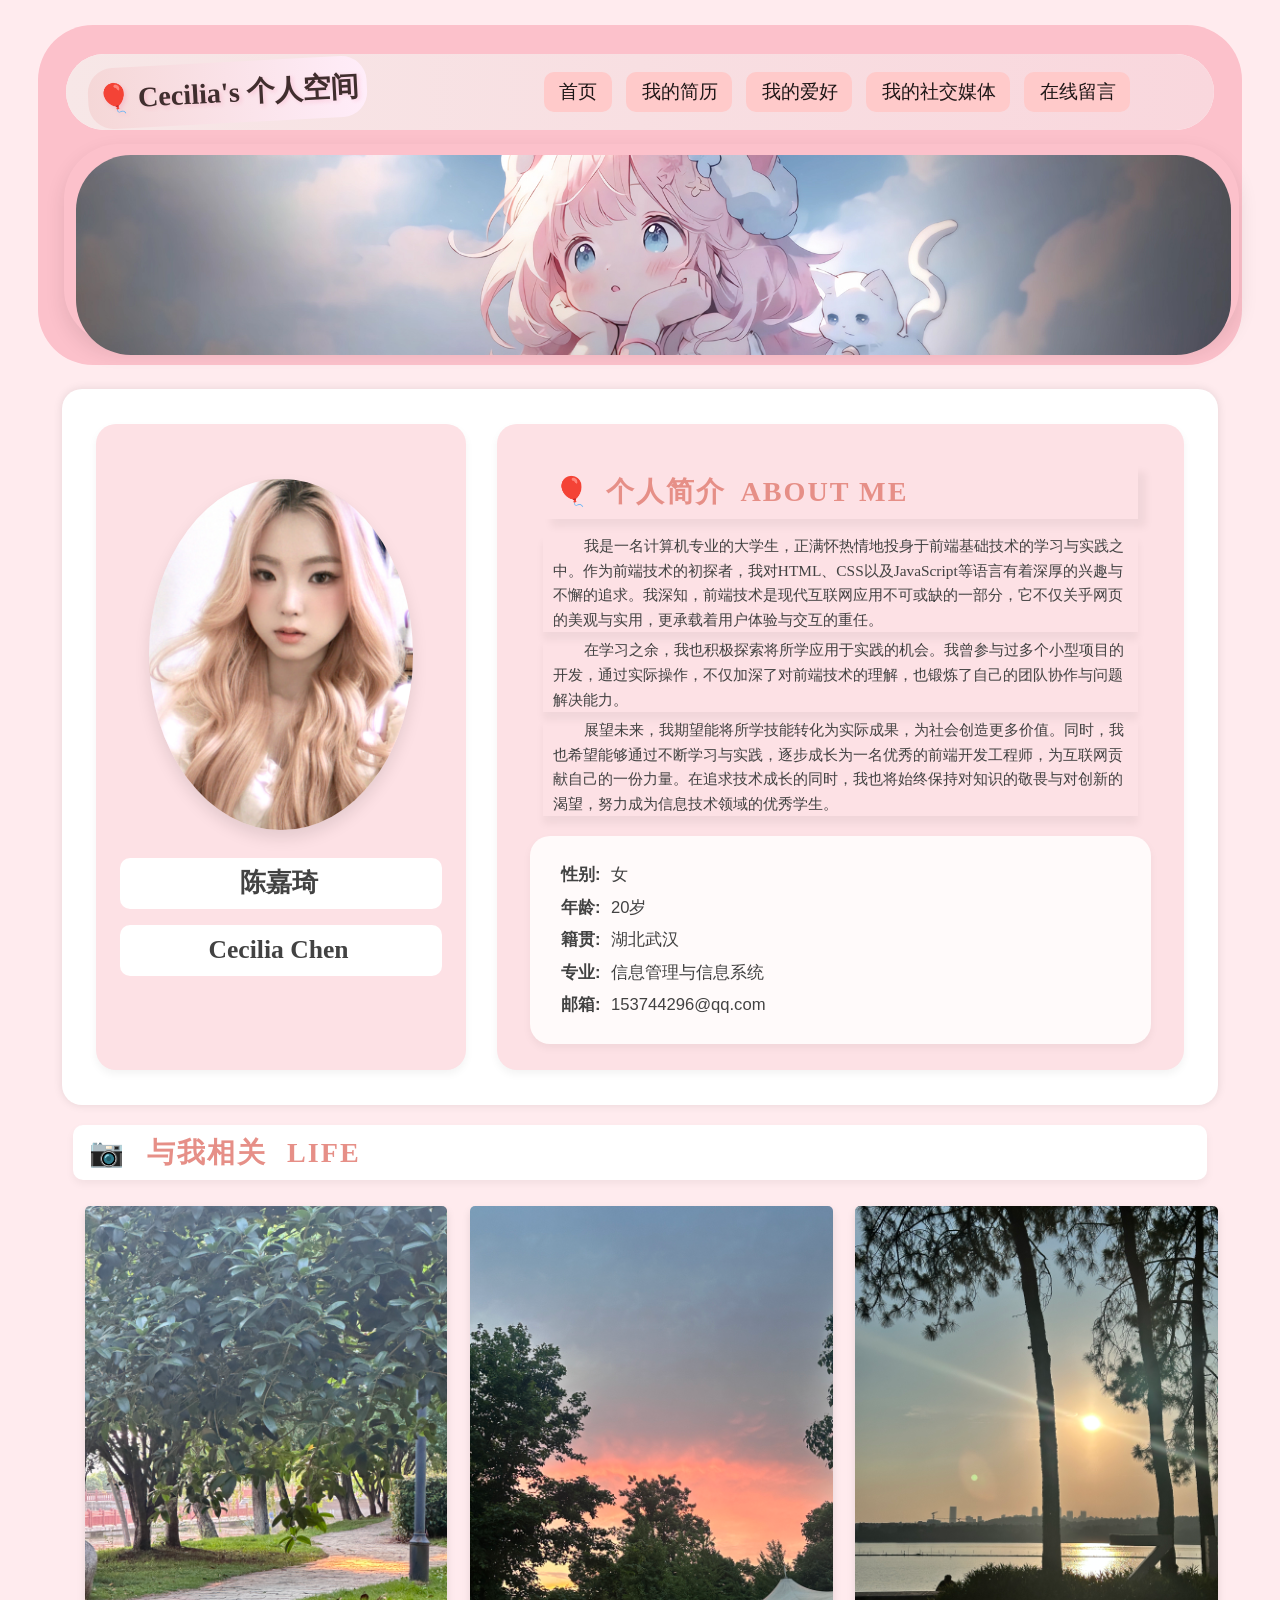
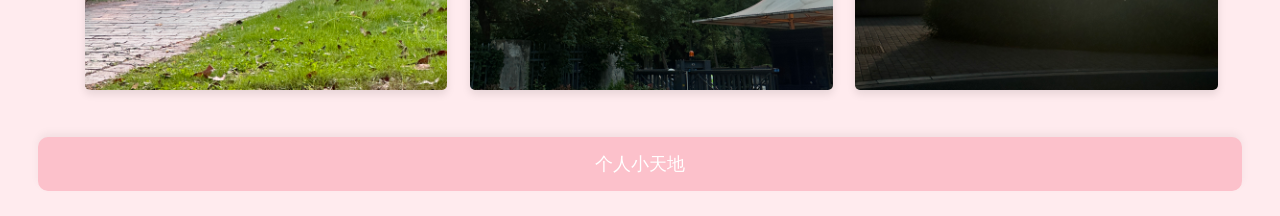
<file: index.html>
<!DOCTYPE html>
<html lang="en">
<head>
    <meta charset="UTF-8">
    <meta name="viewport" content="width=device-width, initial-scale=1.0">
    <link rel="stylesheet" href="./css/index.css">
    <title>陈嘉琦的个人主页</title>
</head>

<body>
  <header>
    <nav>
        <div class="logo">🎈 Cecilia's 个人空间</div>
      <ul>
        <li><a href="./index.html">首页</a></li>
        <li><a href="./副页/Resume page.html">我的简历</a></li>
        <li><a href="./副页/Interests Page.html">我的爱好</a></li>
        <li><a href="./副页/Social Media Page.html">我的社交媒体</a></li>
        <li><a href="./副页/Message page.html">在线留言</a></li>
      </ul>
    </nav>
    
    <div class="banner">
      <img src="./images/banner.jpg" alt="我是一个猫系女孩">

    </div>
  </header>

  <main>
    <section class="profile">
      <div class="avatar">
        <img src="./images/个人头像.jpg" alt="个人头像">
        <h3>陈嘉琦</h3>
        <h3>Cecilia Chen</h3>
      </div>
      <div class="information">
        <div class="about">
          <h2><span>🎈</span> 个人简介 <span>About Me</span></h2>
          <p>我是一名计算机专业的大学生，正满怀热情地投身于前端基础技术的学习与实践之中。作为前端技术的初探者，我对HTML、CSS以及JavaScript等语言有着深厚的兴趣与不懈的追求。我深知，前端技术是现代互联网应用不可或缺的一部分，它不仅关乎网页的美观与实用，更承载着用户体验与交互的重任。</p>
          <p>在学习之余，我也积极探索将所学应用于实践的机会。我曾参与过多个小型项目的开发，通过实际操作，不仅加深了对前端技术的理解，也锻炼了自己的团队协作与问题解决能力。</p>
          <p>展望未来，我期望能将所学技能转化为实际成果，为社会创造更多价值。同时，我也希望能够通过不断学习与实践，逐步成长为一名优秀的前端开发工程师，为互联网贡献自己的一份力量。在追求技术成长的同时，我也将始终保持对知识的敬畏与对创新的渴望，努力成为信息技术领域的优秀学生。</p>
        </div>
        <div class="details">
          <ul>
            <li><span>性别:</span> 女</li>
            <li><span>年龄:</span> 20岁</li>
            <li><span>籍贯:</span> 湖北武汉</li>
            <li><span>专业:</span> 信息管理与信息系统</li>
            <li><span>邮箱:</span> 153744296@qq.com</li>
          </ul>
        </div>
      </div>
    </section>

    <section class="life">
      <h2><span>📷</span> 与我相关 <span>Life</span></h2>
      <div class="life-pics">
        <img src="./images/看风景1.jpg" alt="生活照片1">
        <img src="./images/看风景2.jpg" alt="生活照片2">
        <img src="./images/看风景3.jpg" alt="生活照片3">

      </div>
    </section>

  </main>
  <footer>个人小天地</footer>
</body>

</html>
</file>
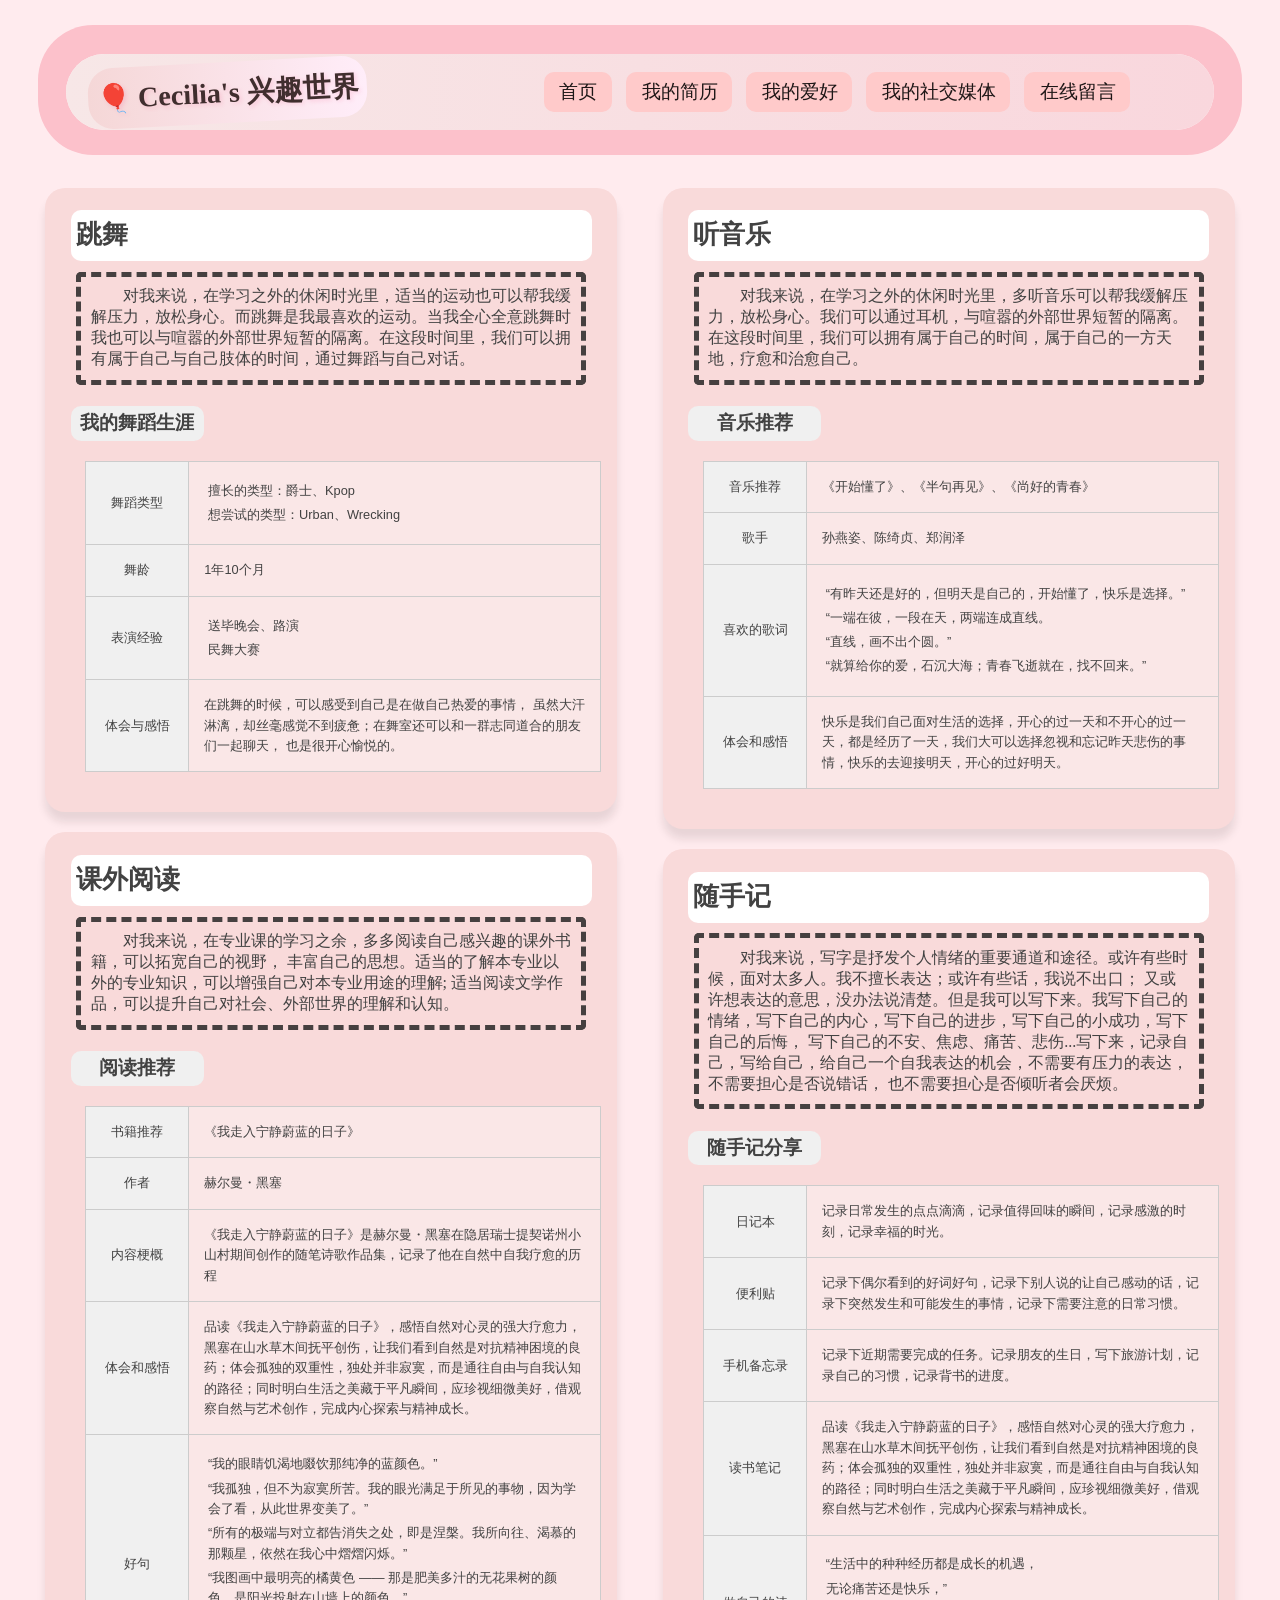
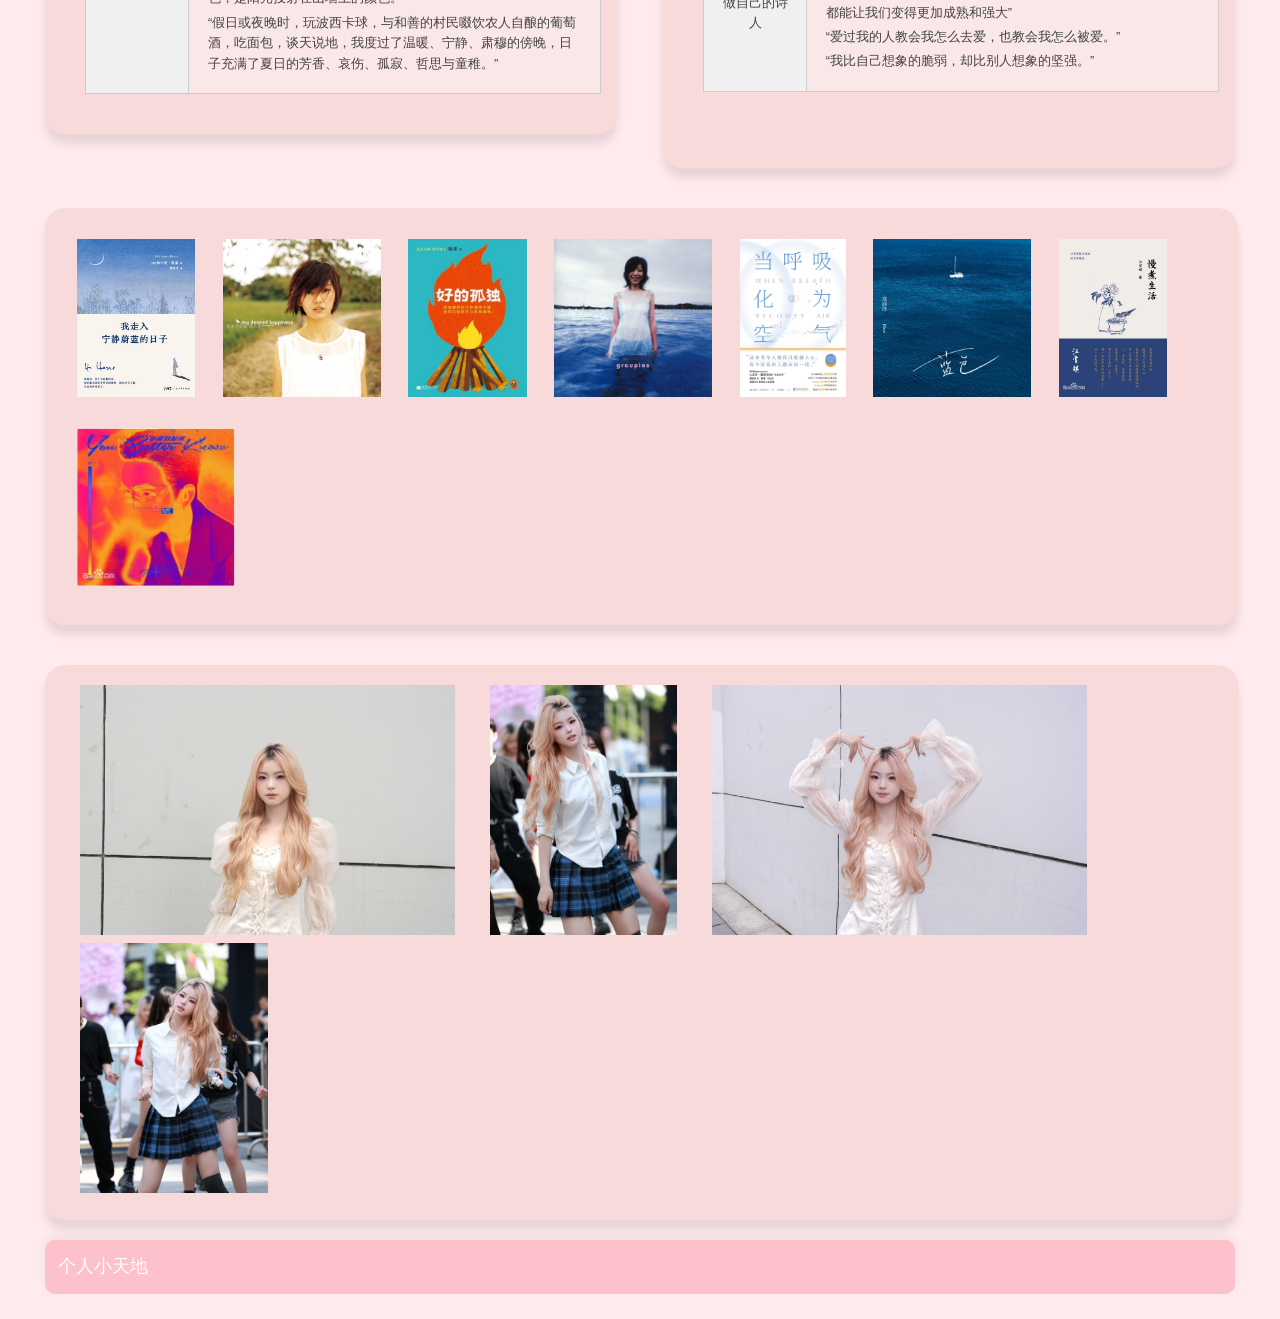
<file: html/Interests Page.html>
<!DOCTYPE html>
<html lang="en">
<head>
    <meta charset="UTF-8">
    <meta name="viewport" content="width=device-width, initial-scale=1.0">
    <link rel="stylesheet" href="../css/Interests Page.css">
    <title>琦 - 兴趣爱好</title>
</head>
<body>
    
     <header>
    <nav>
        <div class="logo">🎈 Cecilia's 兴趣世界</div>
      <ul>
        <li><a href="../index.html">首页</a></li>
        <li><a href="./Resume page.html">我的简历</a></li>
        <li><a href="./Interests Page.html">我的爱好</a></li>
        <li><a href="./Social Media Page.html">我的社交媒体</a></li>
        <li><a href="./Message page.html">在线留言</a></li>
      </ul>
    </nav>
  </header>


    <section id="Dance">
    <h2 class="section-title">跳舞</h2>
      <p id="r">对我来说，在学习之外的休闲时光里，适当的运动也可以帮我缓解压力，放松身心。而跳舞是我最喜欢的运动。当我全心全意跳舞时我也可以与喧嚣的外部世界短暂的隔离。在这段时间里，我们可以拥有属于自己与自己肢体的时间，通过舞蹈与自己对话。</p>
      <h2 class="section-title1">我的舞蹈生涯</h2>
      <table class="interest-table">
        <tr>
          <th>舞蹈类型</th>
          <td>
            <p>擅长的类型：爵士、Kpop</p>
            <p>想尝试的类型：Urban、Wrecking</p>
          </td>
        </tr>
        <tr>
          <th>舞龄</th>
          <td>1年10个月</td>
        </tr>
        <tr>
          <th>表演经验</th>
          <td>
            <p>送毕晚会、路演</p>
            <p>民舞大赛</p>
          </td>
        </tr>
        <tr>
          <th>体会与感悟</th>
          <td>在跳舞的时候，可以感受到自己是在做自己热爱的事情，
            虽然大汗淋漓，却丝毫感觉不到疲惫；在舞室还可以和一群志同道合的朋友们一起聊天，
            也是很开心愉悦的。
          </td> 
        </tr>
        
      </table>
    </section>

    <section id="Listening">
    <h2 class="section-title">听音乐</h2>
      <p id="r">对我来说，在学习之外的休闲时光里，多听音乐可以帮我缓解压力，放松身心。我们可以通过耳机，与喧嚣的外部世界短暂的隔离。在这段时间里，我们可以拥有属于自己的时间，属于自己的一方天地，疗愈和治愈自己。</p>
      <h2 class="section-title1">音乐推荐</h2>
      <table class="interest-table">
        <tr>
          <th>音乐推荐</th>
          <td>《开始懂了》、《半句再见》、《尚好的青春》</td>

        </tr>
        <tr>
          <th>歌手</th>
          <td>孙燕姿、陈绮贞、郑润泽</td>
        </tr>
        <tr>
          <th>喜欢的歌词</th>
          <td>
            <p>“有昨天还是好的，但明天是自己的，开始懂了，快乐是选择。”</p>
            <p>“一端在彼，一段在天，两端连成直线。</p>
            <p>“直线，画不出个圆。”</p>
            <p>“就算给你的爱，石沉大海；青春飞逝就在，找不回来。”</p>
          </td>
        </tr>
        <tr>
          <th>体会和感悟</th>
          <td>快乐是我们自己面对生活的选择，开心的过一天和不开心的过一天，都是经历了一天，我们大可以选择忽视和忘记昨天悲伤的事情，快乐的去迎接明天，开心的过好明天。 </td>
        </tr>
        
      </table>
    </section>

    <section id="Reading">
    <h2 class="section-title">课外阅读</h2>
      <p id="r">对我来说，在专业课的学习之余，多多阅读自己感兴趣的课外书籍，可以拓宽自己的视野，
         丰富自己的思想。适当的了解本专业以外的专业知识，可以增强自己对本专业用途的理解;
         适当阅读文学作品，可以提升自己对社会、外部世界的理解和认知。</p>
      <h2 class="section-title1">阅读推荐</h2>
      <table class="interest-table">
        <tr>
          <th>书籍推荐</th>
          <td>《我走入宁静蔚蓝的日子》</td>

        </tr>
        <tr>
          <th>作者</th>
          <td>赫尔曼・黑塞</td>
        </tr>
        <tr>
          <th>内容梗概</th>
          <td>《我走入宁静蔚蓝的日子》是赫尔曼・黑塞在隐居瑞士提契诺州小山村期间创作的随笔诗歌作品集，记录了他在自然中自我疗愈的历程</td>
        </tr>
        <tr>
          <th>体会和感悟</th>
          <td>品读《我走入宁静蔚蓝的日子》，感悟自然对心灵的强大疗愈力，黑塞在山水草木间抚平创伤，让我们看到自然是对抗精神困境的良药；体会孤独的双重性，独处并非寂寞，而是通往自由与自我认知的路径；同时明白生活之美藏于平凡瞬间，应珍视细微美好，借观察自然与艺术创作，完成内心探索与精神成长。 </td>
        </tr>
        <tr>
          <th>好句</th>
          <td>
            <p>“我的眼睛饥渴地啜饮那纯净的蓝颜色。”</p>
            <p>“我孤独，但不为寂寞所苦。我的眼光满足于所见的事物，因为学会了看，从此世界变美了。”</p>
            <p>“所有的极端与对立都告消失之处，即是涅槃。我所向往、渴慕的那颗星，依然在我心中熠熠闪烁。”</p>
            <p>“我图画中最明亮的橘黄色 —— 那是肥美多汁的无花果树的颜色，是阳光投射在山墙上的颜色。”</p>
            <p>“假日或夜晚时，玩波西卡球，与和善的村民啜饮农人自酿的葡萄酒，吃面包，谈天说地，我度过了温暖、宁静、肃穆的傍晚，日子充满了夏日的芳香、哀伤、孤寂、哲思与童稚。”</p>
          </td>
        </tr>
      </table>
    </section>
    
    <section id="Writing">
    <h2 class="section-title">随手记</h2>
      <p id="r">对我来说，写字是抒发个人情绪的重要通道和途径。或许有些时候，面对太多人。我不擅长表达；或许有些话，我说不出口；
        又或许想表达的意思，没办法说清楚。但是我可以写下来。我写下自己的情绪，写下自己的内心，写下自己的进步，写下自己的小成功，写下自己的后悔，
        写下自己的不安、焦虑、痛苦、悲伤...写下来，记录自己，写给自己，给自己一个自我表达的机会，不需要有压力的表达，不需要担心是否说错话，
        也不需要担心是否倾听者会厌烦。
      </p>
      <h2 class="section-title1">随手记分享</h2>
      <table class="interest-table">
        <tr>
          <th>日记本</th>
          <td>记录日常发生的点点滴滴，记录值得回味的瞬间，记录感激的时刻，记录幸福的时光。</td>

        </tr>
        <tr>
          <th>便利贴</th>
          <td>记录下偶尔看到的好词好句，记录下别人说的让自己感动的话，记录下突然发生和可能发生的事情，记录下需要注意的日常习惯。</td>
        </tr>
        <tr>
          <th>手机备忘录</th>
          <td>记录下近期需要完成的任务。记录朋友的生日，写下旅游计划，记录自己的习惯，记录背书的进度。</td>
        </tr>
        <tr>
          <th>读书笔记</th>
          <td>品读《我走入宁静蔚蓝的日子》，感悟自然对心灵的强大疗愈力，黑塞在山水草木间抚平创伤，让我们看到自然是对抗精神困境的良药；体会孤独的双重性，独处并非寂寞，而是通往自由与自我认知的路径；同时明白生活之美藏于平凡瞬间，应珍视细微美好，借观察自然与艺术创作，完成内心探索与精神成长。 </td>
        </tr>
        <tr>
          <th>做自己的诗人</th>
          <td>
            <p>“生活中的种种经历都是成长的机遇，</p>
            <p>无论痛苦还是快乐，”</p>
            <p>都能让我们变得更加成熟和强大”</p>
            <p>“爱过我的人教会我怎么去爱，也教会我怎么被爱。”</p>
            <p>“我比自己想象的脆弱，却比别人想象的坚强。”</p>
          </td>
        </tr>
      </table>
    </section>

   <section class="Moments">
      <img class="c1" src="../images/《我走入宁静蔚蓝的日子》.jpg" alt="《我走入宁静蔚蓝的日子》">
      <img class="c2" src="../images/孙燕姿.png" alt="《开始懂了》">
      <img class="c1" src="../images/《好的孤独》.jpg" alt="《好的孤独》">
      <img class="c2" src="../images/《太聪明》.jpg" alt="《太聪明》">
      <img class="c1" src="../images/《当呼吸化为空气》.jpg" alt="《当呼吸化为空气》">
      <img class="c2" src="../images/《蓝色》.jpg" alt="《蓝色》">
       <img class="c1" src="../images/《慢煮生活》.jpg" alt="《慢煮生活》">
      <img class="c2" src="../images/《You Better Know》.jpg" alt="《你最好知道》">
    </section>
     <section class="Moments" id="self">
      <img class="c3" src="../images/舞台1.jpg" alt="舞台照片">
      <img class="c3" src="../images/舞台2.jpg" alt="舞台照片2">
      <img class="c3" src="../images/舞台3.jpg" alt="《好的孤独》">
      <img class="c3" src="../images/舞台4.jpg" alt="《太聪明》">
    </section>

    <footer>个人小天地</footer>
</body>
</html>
</file>
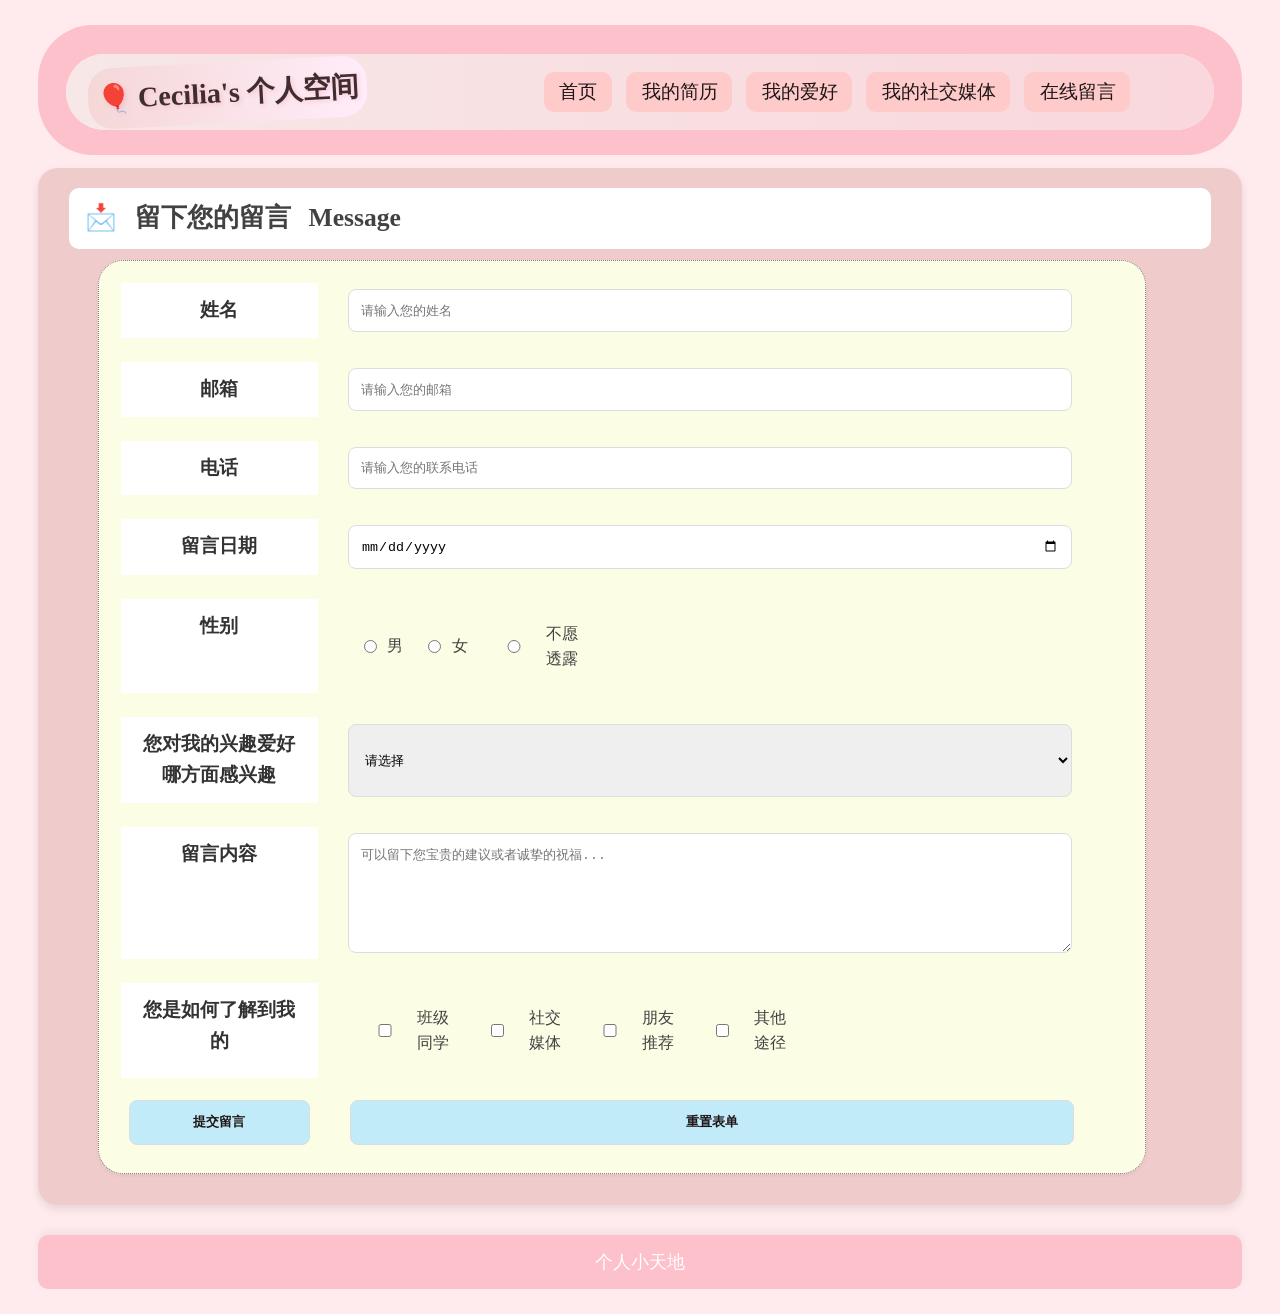
<file: html/Message page.html>
<!DOCTYPE html>
<html lang="en">
<head>
    <meta charset="UTF-8">
    <meta name="viewport" content="width=device-width, initial-scale=1.0">
    <link rel="stylesheet" href="../css/Message Page.css">
    <title>琦 - 在线留言</title>
</head>

<body>
  <header>
    <nav>
        <div class="logo">🎈 Cecilia's 个人空间</div>
      <ul>
        <li><a href="../index.html">首页</a></li>
        <li><a href="../副页/Resume page.html">我的简历</a></li>
        <li><a href="../副页/Interests Page.html">我的爱好</a></li>
        <li><a href="../副页/Social Media Page.html">我的社交媒体</a></li>
        <li><a href="#" class="active">在线留言</a></li>
      </ul>
    </nav>
  </header>
  <main>
     <section class="message-section">
      <h2><span>📩</span> 留下您的留言 <span>Message</span></h2>
      
      <form action="#" method="post" class="message-form">

        <div class="form-row">
          <label for="name" class="form-label">姓名</label>
          <input type="text" id="name" name="user_name" placeholder="请输入您的姓名" required>
        </div>
        
        <div class="form-row">
          <label for="email" class="form-label">邮箱</label>
          <input type="email" id="email" name="user_email" placeholder="请输入您的邮箱" required>
        </div>
        
        <div class="form-row">
          <label for="tel" class="form-label">电话</label>
          <input type="tel" id="tel" name="user_tel" placeholder="请输入您的联系电话">
        </div>
        
        <div class="form-row">
          <label for="visit-date" class="form-label">留言日期</label>
          <input type="date" id="visit-date" name="visit_date">
        </div>
        
        <div class="form-row">
          <label class="form-label">性别</label>
          <div class="form-radio-group">
            <label for="male" class="form-radio-label">
              <input type="radio" id="male" name="gender" value="male"> 男
            </label>
            <label for="female" class="form-radio-label">
              <input type="radio" id="female" name="gender" value="female"> 女
            </label>
            <label for="other" class="form-radio-label">
              <input type="radio" id="other" name="gender" value="other"> 不愿透露
            </label>
          </div>
        
        
        <div class="form-row">
          <label for="interest" class="form-label">您对我的兴趣爱好哪方面感兴趣</label>
          <select id="interest" name="interest">
            <option value="">请选择</option>
            <option value="dance">跳舞</option>
            <option value="reading">阅读</option>
            <option value="listening">听音乐</option>
            <option value="writing">随手记</option>
            <option value="other">其他</option>
          </select>
        </div>
        
        <div class="form-row">
          <label for="message" class="form-label">留言内容</label>
          <textarea id="message" name="user_message" rows="5" cols="40" placeholder="可以留下您宝贵的建议或者诚挚的祝福..."></textarea>
        </div>
        
        <div class="form-row">
          <label class="form-label">您是如何了解到我的</label>
          <div class="form-checkbox-group">
            <label for="channel1" class="form-checkbox-label">
              <input type="checkbox" id="channel1" name="channels" value="search"> 班级同学
            </label>
            <label for="channel2" class="form-checkbox-label">
              <input type="checkbox" id="channel2" name="channels" value="social"> 社交媒体
            </label>
            <label for="channel3" class="form-checkbox-label">
              <input type="checkbox" id="channel3" name="channels" value="friend"> 朋友推荐
            </label>
            <label for="channel4" class="form-checkbox-label">
              <input type="checkbox" id="channel4" name="channels" value="other"> 其他途径
            </label>
          </div>
        </div>
        
        <div class="form-row submit-row">
          <input type="submit" value="提交留言" class="submit-button">
          <input type="reset" value="重置表单" class="reset-button">
        </div>
      </form>
    </section>
  </main>
  <footer>个人小天地</footer>
</body>
</html>
</file>
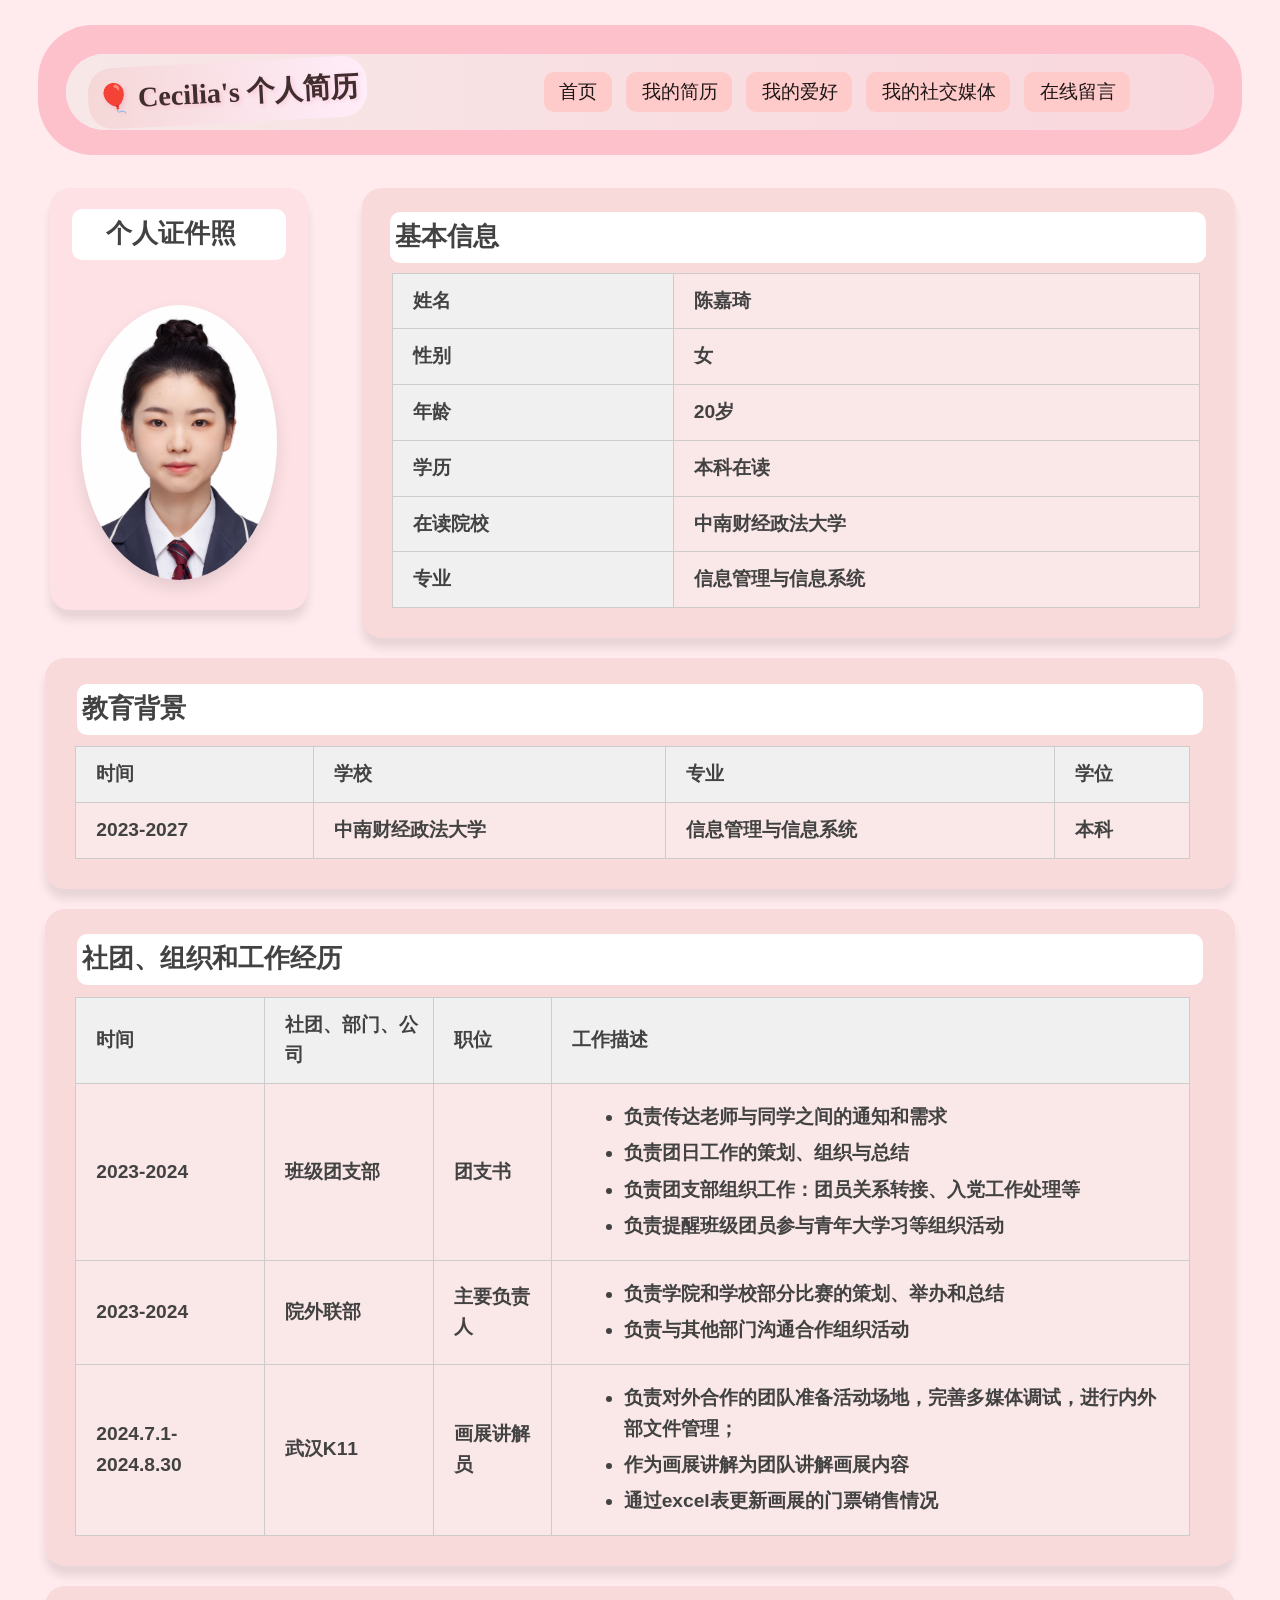
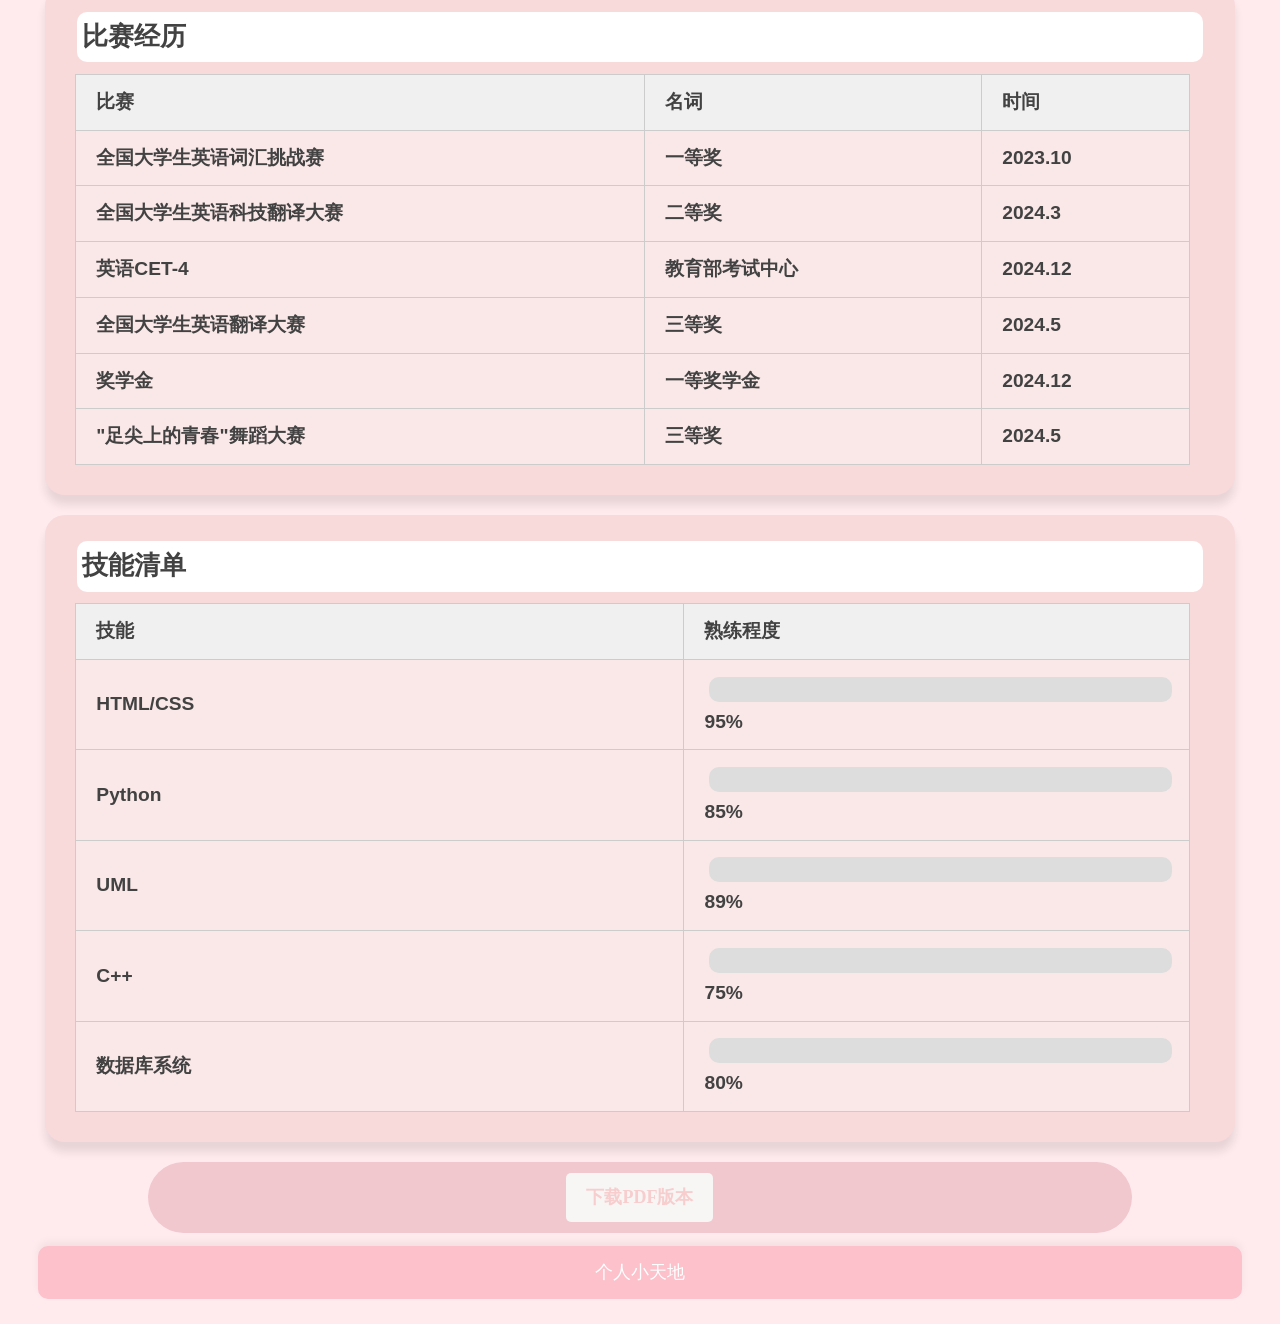
<file: html/Resume page.html>
<!DOCTYPE html>
<html lang="en">
<head>
    <meta charset="UTF-8">
    <meta name="viewport" content="width=device-width, initial-scale=1.0">
    <link rel="stylesheet" href="../css/Resume Page.css">
    <title>琦 - 网页简历</title>
</head>
<body>
    
    <header>
        <nav>
          <div class="logo">🎈 Cecilia's 个人简历</div>
      <ul>
        <li><a href="../index.html">首页</a></li>
        <li><a href="./Resume page.html">我的简历</a></li>
        <li><a href="./Interests Page.html">我的爱好</a></li>
        <li><a href="./Social Media Page.html">我的社交媒体</a></li>
        <li><a href="./Message page.html">在线留言</a></li>
      </ul>
      </nav>
    </header>


 <section id="avatar1">
    <h2 class="section-title">个人证件照</h2>
        <img src="../images/证件照.jpg" alt="证件照">
  </section>


  <section id="basic-info" class="section">
      <h2 class="section-title">基本信息</h2>
      <table class="resume-table">
        <tr>
          <th>姓名</th>
          <td>陈嘉琦</td>
        </tr>
        <tr>
          <th>性别</th>
          <td>女</td>
        </tr>
        <tr>
          <th>年龄</th>
          <td>20岁</td>
        </tr>
        <tr>
          <th>学历</th>
          <td>本科在读</td>
        </tr>
        <tr>
          <th>在读院校</th>
          <td>中南财经政法大学</td>
        </tr>
        <tr>
          <th>专业</th>
          <td>信息管理与信息系统</td>
        </tr>
      </table>
    </section>
    
    <section class="section">
      <h2 class="section-title">教育背景</h2>
      <table class="resume-table">
        <tr>
          <th>时间</th>
          <th>学校</th>
          <th>专业</th>
          <th>学位</th>
        </tr>
        <tr>
          <td>2023-2027</td>
          <td>中南财经政法大学</td>
          <td>信息管理与信息系统</td>
          <td>本科</td>
        </tr>
      </table>
    </section>
    
   
    <section class="section">
      <h2 class="section-title">社团、组织和工作经历</h2>
      <table class="resume-table">
        <tr>
          <th>时间</th>
          <th>社团、部门、公司</th>
          <th>职位</th>
          <th>工作描述</th>
        </tr>
        <tr>
          <td>2023-2024</td>
          <td>班级团支部</td>
          <td>团支书</td>
          <td>
            <ul>
              <li>负责传达老师与同学之间的通知和需求</li>
              <li>负责团日工作的策划、组织与总结</li>
              <li>负责团支部组织工作：团员关系转接、入党工作处理等</li>
              <li>负责提醒班级团员参与青年大学习等组织活动</li>
            </ul>
          </td>
        </tr>
        <tr>
          <td>2023-2024</td>
          <td>院外联部</td>
          <td>主要负责人</td>
          <td>
            <ul>
              <li>负责学院和学校部分比赛的策划、举办和总结</li>
              <li>负责与其他部门沟通合作组织活动</li>
            </ul>
          </td>
        </tr>
        <tr>
          <td>2024.7.1-2024.8.30</td>
          <td>武汉K11</td>
          <td>画展讲解员</td>
          <td>
            <ul>
              <li>负责对外合作的团队准备活动场地，完善多媒体调试，进行内外部文件管理；</li>
              <li>作为画展讲解为团队讲解画展内容</li>
              <li>通过excel表更新画展的门票销售情况</li>
            </ul>
          </td>
        </tr>
      </table>
    </section>
    
    <section class="section">
      <h2 class="section-title">比赛经历</h2>
      <table class="resume-table">
        <tr>
          <th>比赛</th>
          <th>名词</th>
          <th>时间</th>
        </tr>
        <tr>
          <td>全国大学生英语词汇挑战赛</td>
          <td>一等奖</td>
          <td>2023.10</td>
        </tr>
        <tr>
          <td>全国大学生英语科技翻译大赛</td>
          <td>二等奖</td>
          <td>2024.3</td>
        </tr>
        <tr>
          <td>英语CET-4</td>
          <td>教育部考试中心</td>
          <td>2024.12</td>
        </tr>
        <tr>
          <td>全国大学生英语翻译大赛</td>
          <td>三等奖</td>
          <td>2024.5</td>
        </tr>
        <tr>
          <td>奖学金</td>
          <td>一等奖学金</td>
          <td>2024.12</td>
        </tr>
        <tr>
          <td>"足尖上的青春"舞蹈大赛</td>
          <td>三等奖</td>
          <td>2024.5</td>
        </tr>
      </table>
    </section>
    
    <section class="section">
      <h2 class="section-title">技能清单</h2>
      <table class="resume-table">
        <tr>
          <th>技能</th>
          <th>熟练程度</th>
        </tr>
        <tr>
          <td>HTML/CSS</td>
          <td>
            <div class="skill-bar">
              <div id="level1" class="skill-level" data-width="95%"></div>
            </div>
            95%
          </td>
        </tr>
        <tr>
          <td>Python</td>
          <td>
            <div class="skill-bar">
              <div id="level2" class="skill-level" data-width="85%"></div>
            </div>
            85%
          </td>
        </tr>
        <tr>
          <td>UML</td>
          <td>
            <div class="skill-bar">
              <div id="level3" class="skill-level" data-width="89%"></div>
            </div>
            89%
          </td>
        </tr>
        <tr>
          <td>C++</td>
          <td>
            <div class="skill-bar">
              <div id="level4" class="skill-level" data-width="75%"></div>
            </div>
            75%
          </td>
        </tr>
        <tr>
          <td>数据库系统</td>
          <td>
            <div class="skill-bar">
              <div id="level5" class="skill-level" data-width="80%"></div>
            </div>
            80%
          </td>
        </tr>
      </table>
    </section>
    

    <div class="text-center">
      <a href="Resume page.html" class="btn-download">下载PDF版本</a>
    </div>
    <script src="../Js/levelbar.js"></script>
        <footer>个人小天地</footer>
</body>
</html>
</file>
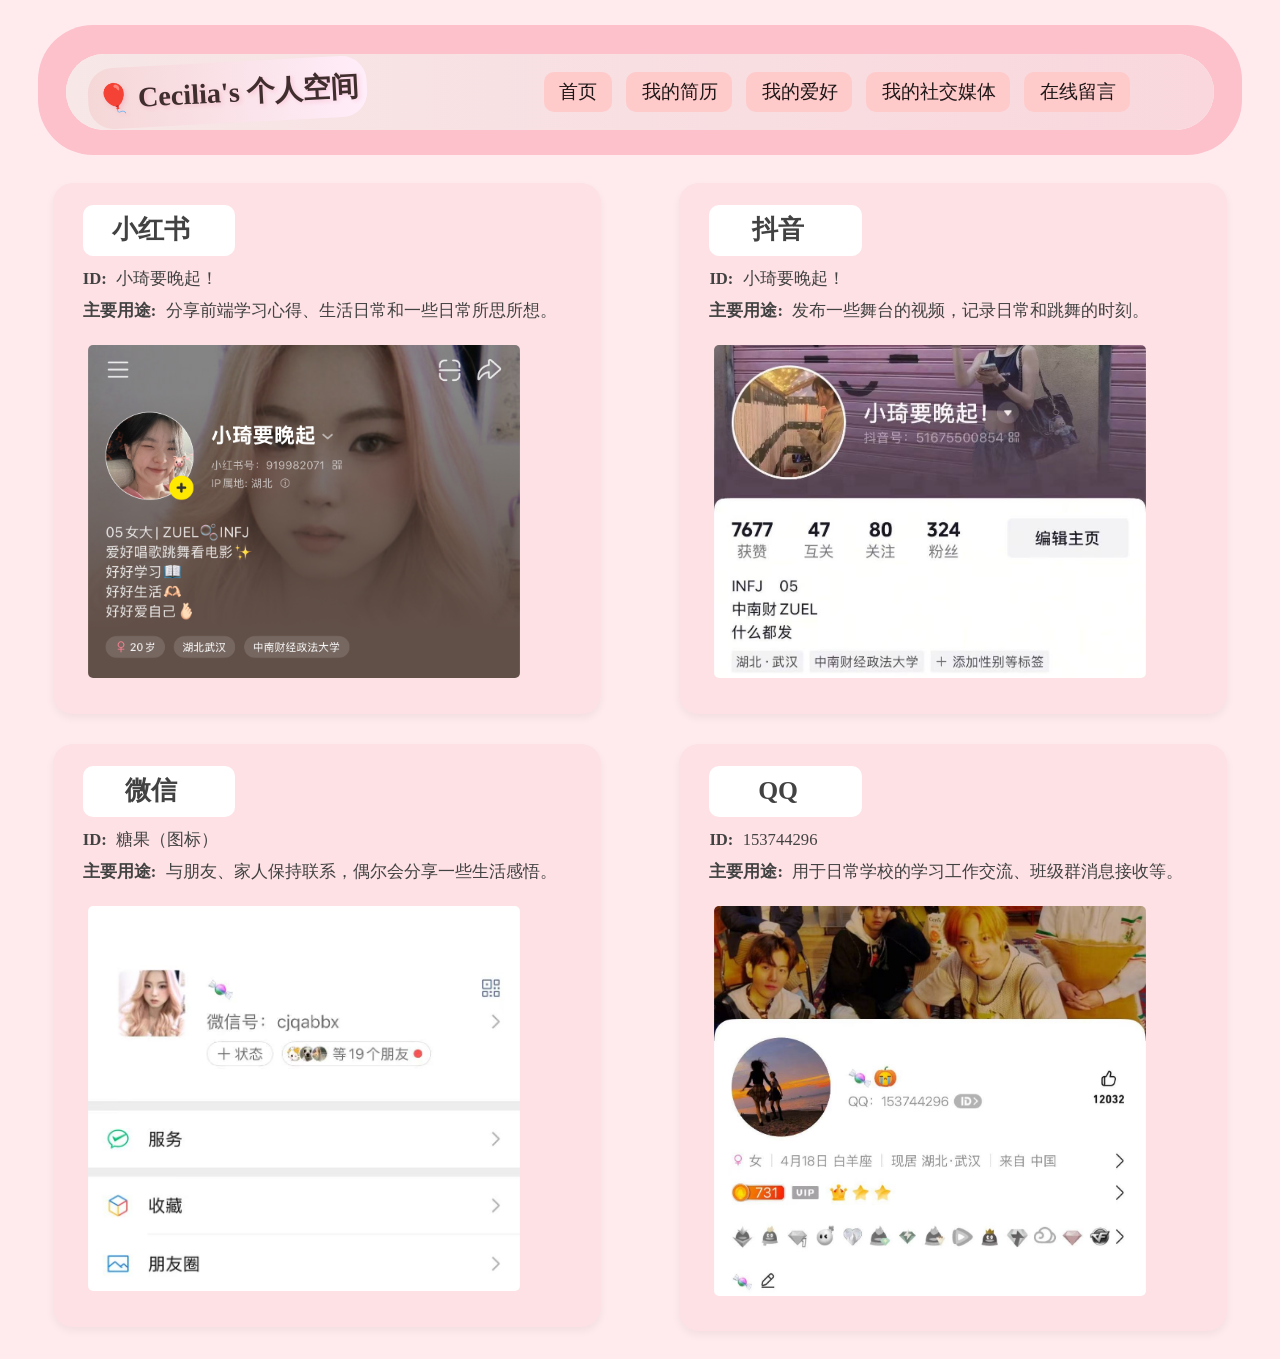
<file: html/Social Media Page.html>
<!DOCTYPE html>
<html lang="en">
<head>
    <meta charset="UTF-8">
    <meta name="viewport" content="width=device-width, initial-scale=1.0">
    <link rel="stylesheet" href="../css/Social Media Page.css">
    <title>琦 - 社交媒体</title>
</head>
<body>
    
     <header>
    <nav>
        <div class="logo">🎈 Cecilia's 个人空间</div>
      <ul>
        <li><a href="../index.html">首页</a></li>
        <li><a href="./Resume page.html">我的简历</a></li>
        <li><a href="./Interests Page.html">我的爱好</a></li>
        <li><a href="./Social Media Page.html">我的社交媒体</a></li>
        <li><a href="./Message page.html">在线留言</a></li>
      </ul>
    </nav>
  </header>
    <main>
        <section class="social-media1">
            <h2>小红书</h2>
            <p><strong>ID:</strong> 小琦要晚起！</p>
            <p><strong>主要用途:</strong> 分享前端学习心得、生活日常和一些日常所思所想。</p>
            <img src="../images/redbook.jpg" alt="小红书">
        </section>
         <section class="social-media2">
            <h2>抖音</h2>
            <p><strong>ID:</strong> 小琦要晚起！</p>
            <p><strong>主要用途:</strong> 发布一些舞台的视频，记录日常和跳舞的时刻。</p>
            <img src="../images/douyin.jpg" alt="抖音">
        </section>
        <section class="social-media1">
            <h2>微信</h2>
            <p><strong>ID:</strong> 糖果（图标）</p>
            <p><strong>主要用途:</strong> 与朋友、家人保持联系，偶尔会分享一些生活感悟。</p>
            <img src="../images/wechat.jpg" alt="微信">
        </section>
        <section class="social-media2">
            <h2>QQ</h2>
            <p><strong>ID:</strong> 153744296</p>
            <p><strong>主要用途:</strong> 用于日常学校的学习工作交流、班级群消息接收等。</p>
            <img src="../images/qq.jpg" alt="qq">
        </section>
        
    </main>
</body>
</html>
</file>
<file: css/index.css>
* {
  margin: 1%;
  box-sizing: border-box;
}

body {
  font-family: Arial, sans-serif;
  background-color: #ffebee;
  color: #424242;
  line-height: 1.6; 
}

header {
    height: 340px;
    background-color: #fcc1cb;
    padding: 15px;
    border-radius: 55px;
    margin-bottom: 0%;
}

nav {
  height: 80px;
  display: flex;
  justify-content: space-between;
  align-items: center;
  padding: 0.7%;
  border-radius: 55px;
  background-color: rgba(255, 255, 255, 0.8); 
  border: 2px solid transparent;
  background-clip: padding-box;
  background-image: linear-gradient(to right, #f7e7e7,#f9d7dd);
}

.logo:hover {
  transform: rotate(0deg) scale(0.9); /* 鼠标悬停时旋转并放大 */
}

.logo {
    font-family: cursive;
    font-size: 2.2vw;
    font-weight: 800;
    color: rgb(64, 46, 46);
    margin: 0.5%;
    padding: 0.7%;
    margin-left: 1.2%;
    background-color: rgba(237, 226, 226, 0.5);
    border-radius: 25px;
    background: linear-gradient(to right, #f5d7d7, #ffedf9); 
    text-shadow: 2px 2px 4px rgba(238, 84, 135, 0.2); /* 调整文字阴影 */
    transform: rotate(-3deg);
}

nav ul {
  display: flex;
  list-style: none;
  font-family: cursive;
  flex-wrap: nowrap; 
  white-space: nowrap; 
  font-size: 1.5vw; 
  margin-right: 80px;
}

nav ul li {
  margin-left: 2%;
  background-color: #ffcaca;
  padding: 1%;
  border-radius: 10px;
}

nav ul li:hover {
  background-color: #ffecef; /* 鼠标悬停时改变背景颜色 */
}

nav ul li a {
  color: rgb(30, 23, 23);
  padding: 5px 10px;
  text-decoration: none;
  font-weight: 500;
  position: relative;
  border-radius: 5px;
  transition: color 0.5s ease;
}

nav ul li a:hover {
  background-color: rgba(93, 73, 72, 0.2);
  color: #fb7e91;
}

nav ul li a::after {
  content: '';
  position: absolute;
  width: 0;
  height: 3px;
  bottom: -8px;
  left: 0;
  background-color: #140c0e;
  transition: width 0.3s ease;
}


nav ul li a:hover::after {
  width: 100%;
}

.banner {
  position: relative;
  width: 100%;
  height: 200px;
  padding-right: 20px;
  border-radius: 55px;
  margin-bottom: 0%;
  box-shadow: 0 8px 20px rgba(28, 16, 16, 0.1); /* 添加阴影效果 */
}

nav::after {
  content: "";
  display: block;
  clear: both;
}

.banner img {
  position: relative;
  width: 100%;
  height: 100%;
  object-fit: cover;
  border-radius: 55px;
  transition: transform 1s ease;
}

.banner img:hover {
  transform: scale(1.05); /* 鼠标悬停时放大图片 */
}

main {
  margin-top: 0%;
  padding: 1%;
  display: block;
}

.profile {
  position: relative;
  display: flex;
  background-color: white;
  border-radius: 20px;
  margin: 1%;
  box-shadow: 0 0 10px rgba(0, 0, 0, 0.1);
  padding: 2%;
  height: auto;
  transition: box-shadow 0.3s ease; /* 添加过渡效果 */
}

.profile:hover {
  box-shadow: 0 0 20px rgba(0, 0, 0, 0.2); /* 鼠标悬停时增强阴影效果 */
}

.avatar {
  text-align: center;
  margin-right: 20px;
  background-color: #fde1e5;
  border-radius: 20px;
  padding: 20px; /* 添加内边距 */
  box-shadow: 0 4px 8px rgba(0, 0, 0, 0.05); /* 添加阴影效果 */
  width: 100%;
}

.avatar img {
  margin-top: 35px;
  width: 80%;
  height: auto;
  border-radius: 50%;
  object-fit: cover;
  box-shadow: 0 8px 16px rgba(0, 0, 0, 0.1); /* 添加阴影效果 */
  transition: transform 0.3s ease; /* 添加过渡效果 */
}

.avatar img:hover {
  transform: scale(1.05); /* 鼠标悬停时放大图片 */
}

.avatar h3{
    font-family: cursive;
    font-weight: 900px;
    font-size: 2vw;
    padding: 5px 10px 5px 5px;
    margin-top: 5%; 
    background-color: #fff;
    border-radius: 10px;
}

.avatar h3:hover{
  transform: scale(1.05); 
}

.information {
    padding: 20px;
    background-color: #fde1e5;
    border-radius: 20px;
    box-shadow: 0 4px 8px rgba(0, 0, 0, 0.05); 
    font-size: 1.3vw;
}

.about {
  margin-bottom: 50px;
  margin: 20px;
  font-family: cursive;
  font-size: large;
}

.about p{
  position: relative;;
  padding-left:10px ;
  padding-right: 10px;
  text-indent: 2em;
  box-shadow: 0 8px 8px rgba(13, 12, 12, 0.05); 
  font-size: 1.2vw;
  transition: transform 0.3s ease;

}

.about p:hover{
    transform: scale(1.05); 
}

.about h2
{
  margin-bottom: 15px;
  color: #e68f87;
  font-family: cursive;
  padding: 5px;
  text-transform: uppercase; 
  letter-spacing: 2px; 
  box-shadow: 8px 8px 8px rgba(0, 0, 0, 0.05); 
  transition: transform 0.3s ease;
  font-size: 2.2vw;

}

.about h2:hover{
    transform: scale(1.05); 
}

.life h2 {
  margin-bottom: 15px;
  color: #e68f87;
  font-family:cursive;
  background-color: #fff;
  padding: 5px;
  border-radius: 10px;
  text-transform: uppercase; 
  letter-spacing: 2px; 
  box-shadow: 0 4px 8px rgba(0, 0, 0, 0.05); 
  transition: transform 0.3s ease;
  font-size: 2.2vw;

}


.life h2:hover{
    transform: scale(1.05); 
}

.details ul {
  list-style: none;
  background-color: #fffafa;
  border-radius: 20px;
  padding: 20px; 
  box-shadow: 0 4px 8px rgba(0, 0, 0, 0.05); 
}

.details ul li {
  margin-bottom: 5px;
}

.details ul li span {
  font-weight: bold;
}

.life {
  margin-top: 20px;
}

.life-pics {
  display: flex;
  justify-content: space-between;
}

.life-pics img {
  width: 32%;
  height: auto;
  border-radius: 5px;
  object-fit: cover;
  box-shadow: 0 4px 8px rgba(0, 0, 0, 0.1); 
  transition: transform 0.3s ease; 
}

.life-pics img:hover {
  transform: translateY(-5px); 
}

footer {
  background-color: #fcc1cb;
  font-family: 'Franklin Gothic Medium', 'Arial Narrow', Arial, sans-serif;
  font-size: large;
  color: white;
  text-align: center;
  padding: 1%;
  border-radius: 10px;
  box-shadow: 0 -4px 8px rgba(0, 0, 0, 0.05);
}
</file>
<file: css/Interests Page.css>
* {
    margin: 1%;
    box-sizing: border-box;
}

body {
    font-family: Arial, sans-serif;
    background-color: #ffebee;
    color: #424242;
    line-height: 1.6; 
}

header {
    height: 130px;
    background-color: #fcc1cb;
    padding: 15px;
    border-radius: 55px;
    transition: transform 1s ease;
}

header:hover {
    transform: translateY(-5px); 
}

nav {
  height: 80px;
  display: flex;
  justify-content: space-between;
  align-items: center;
  padding: 0.7%;
  border-radius: 55px;
  background-color: rgba(255, 255, 255, 0.8); 
  border: 2px solid transparent;
  background-clip: padding-box;
  background-image: linear-gradient(to right, #f7e7e7,#f9d7dd);
}

.logo:hover {
  transform: rotate(0deg) scale(0.9); /* 鼠标悬停时旋转并放大 */
}

.logo {
    font-family: cursive;
    font-size: 2.2vw;
    font-weight: 800;
    color: rgb(64, 46, 46);
    margin: 0.5%;
    padding: 0.7%;
    margin-left: 1.2%;
    background-color: rgba(237, 226, 226, 0.5);
    border-radius: 25px;
    background: linear-gradient(to right, #f5d7d7, #ffedf9); 
    text-shadow: 2px 2px 4px rgba(238, 84, 135, 0.2); 
    transform: rotate(-3deg);
}

nav ul {
  display: flex;
  list-style: none;
  font-family: cursive;
  flex-wrap: nowrap; 
  white-space: nowrap; 
  font-size: 1.5vw; 
  margin-right: 80px;
}

nav ul li {
  margin-left: 2%;
  background-color: #ffcaca;
  padding: 1%;
  border-radius: 10px;
}

nav ul li:hover {
  background-color: #ffecef; 
}

nav ul li a {
  color: rgb(30, 23, 23);
  padding: 5px 10px;
  text-decoration: none;
  font-weight: 500;
  position: relative;
  border-radius: 5px;
  transition: color 0.5s ease;
}

nav ul li a:hover {
  background-color: rgba(93, 73, 72, 0.2);
  color: #fb7e91;
}

nav ul li a::after {
  content: '';
  position: absolute;
  width: 0;
  height: 3px;
  bottom: -8px;
  left: 0;
  background-color: #140c0e;
  transition: width 0.3s ease;
}

nav ul li a:hover::after {
  width: 100%;
}

nav::after {
  content: "";
  display: block;
  clear: both;
}

#Reading {
    padding: 20px;
    margin: 20px;
    background-color: rgb(249, 218, 218);
    border-radius: 20px;
    box-shadow: 0 10px 8px rgba(26, 20, 20, 0.1);
    width: 46.5%;
    float:left;
    margin-right: 0;
    margin-bottom: 0;
    clear: left;
}


p#r{
  font: 1.0em cursive;
  text-indent: 2em;
  border: 5px #464040 dashed ;
  padding: 1.8%;
  border-radius: 5px;
  margin: 2%;
  margin-bottom: 4%;
}

.section-title {
    font-family: cursive;
    font-weight: 900px;
    font-size: 2.0vw;
    padding: 5px 20px 5px 5px;
    margin-top: 0.5%; 
    background-color: #fff;
    border-radius: 10px;
    transition: transform 0.5s ease;
}

.section-title1 {
    font-family: cursive;
    font-size: 1.5vw;
    padding: 2px ;
    margin-top: 3px; 
    background-color: #f0f0f0 ;
    width: 25%;
    border-radius: 10px;
    text-align: center;
    transition: transform 0.3s ease;
}

.section-title:hover{
  transform: scale(1.05); 
}

.interest-table {
    width: 97%;
    border-collapse: collapse;
    font-size: 1.0vw;
    margin: 20px;
}

.section-title1:hover {
    transform: scale(1.05); 
}

.interest-table th,
.interest-table td {
    border: 1.8px solid #ccc;
    padding: 15px;
    text-align: left;
    font-weight: 300;
    
}

.interest-table th {
    background-color: #f0f0f0;
    width: 20%;
    text-align: center;
}

.interest-table td{
    background-color: #fbf2f295;
}


#Listening {
    padding: 20px;
    margin: 20px;
    background-color: rgb(249, 218, 218);
    border-radius: 20px;
    box-shadow: 0 10px 8px rgba(26, 20, 20, 0.1);
    width: 46.5%;
    float:right;
    margin-left: 0;
}

#Dance {
    padding: 20px;
    margin: 20px;
    background-color: rgb(249, 218, 218);
    border-radius: 20px;
    box-shadow: 0 10px 8px rgba(26, 20, 20, 0.1);
    width: 46.5%;
    float:left;
    margin-right: 0;
    margin-bottom: 0;
    clear: both; 
}

#Writing {
    padding: 20px;
    margin: 20px;
    background-color: rgb(249, 218, 218);
    border-radius: 20px;
    box-shadow: 0 10px 8px rgba(26, 20, 20, 0.1);
    width: 46.5%;
    float:right;
    margin-left: 0;
    margin-top: 0;
    padding-bottom: 56px;
}

.Moments{
    padding: 20px;
    margin: 20px;
    background-color: rgb(249, 218, 218);
    border-radius: 20px;
    box-shadow: 0 10px 8px rgba(26, 20, 20, 0.1);
    width: 97%;
    float:left;
    margin-bottom: 20px;
    clear: left;
}

.Moments img.c1{
   height: 158px;
   transition: transform 0.3s ease;
}
.Moments img.c2{
  width: 158px;
  transition: transform 0.3s ease;
}
.Moments img.c3{
  height: 250px;
  margin: 15px;
  margin-top: 0;
  margin-bottom: 0;
  transition: transform 0.3s ease;
}

.Moments img:hover {
    transform: scale(1.2); 
}


footer {
  display: flex;
  background-color: #fcc1cb;
  font-family: 'Franklin Gothic Medium', 'Arial Narrow', Arial, sans-serif;
  font-size: large;
  color: white;
  text-align: center;
  padding: 1%;
  border-radius: 10px;
  box-shadow: 0 -4px 8px rgba(0, 0, 0, 0.05);
  clear: both;
  margin-left : 20px;
  margin-right: 20px;
}
</file>
<file: css/Message Page.css>
* {
    margin: 1%;
    box-sizing: border-box;
}

body {
    font-family: Arial, sans-serif;
    background-color: #ffebee;
    color: #424242;
    line-height: 1.6; 
}

header {
    height: 130px;
    background-color: #fcc1cb;
    padding: 15px;
    border-radius: 55px;
    transition: transform 1s ease;
}

header:hover {
    transform: translateY(-5px); 
}

nav {
  height: 80px;
  display: flex;
  justify-content: space-between;
  align-items: center;
  padding: 0.7%;
  border-radius: 55px;
  background-color: rgba(255, 255, 255, 0.8); 
  border: 2px solid transparent;
  background-clip: padding-box;
  background-image: linear-gradient(to right, #f7e7e7,#f9d7dd);
}

.logo:hover {
  transform: rotate(0deg) scale(0.9); 
}

.logo {
    font-family: cursive;
    font-size: 2.2vw;
    font-weight: 800;
    color: rgb(64, 46, 46);
    margin: 0.5%;
    padding: 0.7%;
    margin-left: 1.2%;
    background-color: rgba(237, 226, 226, 0.5);
    border-radius: 25px;
    background: linear-gradient(to right, #f5d7d7, #ffedf9); 
    text-shadow: 2px 2px 4px rgba(238, 84, 135, 0.2); 
    transform: rotate(-3deg);
}

nav ul {
    display: flex;
    list-style: none;
    font-family: cursive;
    flex-wrap: nowrap; 
    white-space: nowrap; 
    font-size: 1.5vw; 
    margin-right: 80px;
}

nav ul li {
    margin-left: 2%;
    background-color: #ffcaca;
    padding: 1%;
    border-radius: 10px;
}

nav ul li:hover {
    background-color: #ffecef; 
}

nav ul li a {
    color: rgb(30, 23, 23);
    padding: 5px 10px;
    text-decoration: none;
    font-weight: 500;
    position: relative;
    border-radius: 5px;
    transition: color 0.5s ease;
}

nav ul li a:hover {
    background-color: rgba(93, 73, 72, 0.2);
    color: #fb7e91;
}

nav ul li a::after {
    content: '';
    position: absolute;
    width: 0;
    height: 3px;
    bottom: -8px;
    left: 0;
    background-color: #140c0e;
    transition: width 0.3s ease;
}

nav ul li a:hover::after {
    width: 100%;
}

nav::after {
    content: "";
    display: block;
    clear: both;
}

.message-section {
    width: 100%;
    margin: 0 auto 30px;
    padding: 20px;
    background-color: #efcbcb;
    border-radius: 20px;
    box-shadow: 0 4px 8px rgba(0, 0, 0, 0.1);
}

h2{
    font-family: cursive;
    font-weight: 900px;
    font-size: 2.0vw;
    padding: 10px 20px 10px 5px;
    margin-top: 0; 
    background-color: #fff;
    border-radius: 10px;
    transition: transform 0.5s ease;
}

h2:hover{
    transform: scale(1.05); 
    
}

.message-form {
    display: grid;
    grid-template-columns: 20% 80%; 
    gap: 20px; 
    width: 90%;
    padding: 20px;
    margin-left: 40px;
    margin-top: 10px;
    border: thin dotted #7e7e7e;
    background-color: #fbfde5;
    border-radius: 25px;
    box-shadow: 0 2px 4px rgba(0, 0, 0, 0.05); 
}

.form-row {
    display: contents; 
}

.form-label {
    padding: 12px 15px 12px 15px;
    text-align: center;
    font-family: cursive;
    font-size:1.5vw;
    font-weight: 900;
    color: #333;
    background-color: #fff;
    transition: all 0.3s ease;
}

.form-label:hover {
    color: #fdcbcb;
}

.form-row input, 
.form-row select, 
.form-row textarea {
    padding: 12px; /* 增加内边距 */
    border: 1px solid #ddd; /* 修改边框宽度 */
    border-radius: 8px; /* 增加边框圆角 */
    width: 90%;
    box-sizing: border-box;
    transition: border-color 0.3s ease;
}

.form-row input:focus, 
.form-row select:focus, 
.form-row textarea:focus {
    border-color: #ade8fa; /* 聚焦时的边框颜色 */
    outline: none;
}

.form-row textarea {
    height: 120px;
}

.form-radio-group, .form-checkbox-group {
    display: flex;
    flex-wrap: wrap;
    gap: 10px; 
    padding: 8px;
}

.form-radio-label, .form-checkbox-label {
    display: flex;
    align-items: center;
    gap: 10px;
    transition: all 0.3s ease;
}


.submit-button, .reset-button {
    padding: 12px 25px;
    background-color: #c2ebfa;
    color: rgb(31, 21, 21);
    border: none;
    font-weight: 600;
    border-radius: 8px;
    cursor: pointer;
    margin-left: 10px;
    transition: background-color 0.3s ease;
}

.reset-button {
    
    height: 45px;
    margin-top: 0;
}
.submit-button{
    margin-top: 0px;
    height: 45px;
}
.submit-button:hover, .reset-button:hover {
    opacity: 0.9;
    background-color: #f9ced4; /* 悬停时的背景颜色 */
    color: white;
}

footer {
  background-color: #fcc1cb;
  font-family: 'Franklin Gothic Medium', 'Arial Narrow', Arial, sans-serif;
  font-size: large;
  color: white;
  text-align: center;
  padding: 1%;
  border-radius: 10px;
  box-shadow: 0 -4px 8px rgba(0, 0, 0, 0.05);
}
</file>
<file: css/Resume Page.css>
* {
    margin: 1%;
    box-sizing: border-box;
}

body {
    font-family: Arial, sans-serif;
    background-color: #ffebee;
    color: #424242;
    line-height: 1.6; 
}

header {
    height: 130px;
    background-color: #fcc1cb;
    padding: 15px;
    border-radius: 55px;
    transition: transform 1s ease;
}

header:hover {
    transform: translateY(-5px); 
}

nav {
  height: 80px;
  display: flex;
  justify-content: space-between;
  align-items: center;
  padding: 0.7%;
  border-radius: 55px;
  background-color: rgba(255, 255, 255, 0.8); 
  border: 2px solid transparent;
  background-clip: padding-box;
  background-image: linear-gradient(to right, #f7e7e7,#f9d7dd);
  
}

.logo:hover {
  transform: rotate(0deg) scale(0.9); /* 鼠标悬停时旋转并放大 */
}

.logo {
    font-family: cursive;
    font-size: 2.2vw;
    font-weight: 800;
    color: rgb(64, 46, 46);
    margin: 0.5%;
    padding: 0.7%;
    margin-left: 1.2%;
    background-color: rgba(237, 226, 226, 0.5);
    border-radius: 25px;
    background: linear-gradient(to right, #f5d7d7, #ffedf9); 
    text-shadow: 2px 2px 4px rgba(238, 84, 135, 0.2); 
    transform: rotate(-3deg);
}

nav ul {
  display: flex;
  list-style: none;
  font-family: cursive;
  flex-wrap: nowrap; 
  white-space: nowrap; 
  font-size: 1.5vw; 
  margin-right: 80px;
}

nav ul li {
  margin-left: 2%;
  background-color: #ffcaca;
  padding: 1%;
  border-radius: 10px;
}

nav ul li:hover {
  background-color: #ffecef; 
}

nav ul li a {
  color: rgb(30, 23, 23);
  padding: 5px 10px;
  text-decoration: none;
  font-weight: 500;
  position: relative;
  border-radius: 5px;
  transition: color 0.5s ease;
}

nav ul li a:hover {
  background-color: rgba(93, 73, 72, 0.2);
  color: #fb7e91;
}

nav ul li a::after {
  content: '';
  position: absolute;
  width: 0;
  height: 3px;
  bottom: -8px;
  left: 0;
  background-color: #140c0e;
  transition: width 0.3s ease;
}

nav ul li a:hover::after {
  width: 100%;
}

nav::after {
  content: "";
  display: block;
  clear: both;
}

#basic-info{
  float: right;
  clear: right;
  width: 71%;
}

.section {
    padding: 20px;
    margin: 20px;
    background-color: rgb(249, 218, 218);
    border-radius: 20px;
    box-shadow: 0 10px 8px rgba(26, 20, 20, 0.1);
    clear: both;
}

#avatar1{
  float: left;
  text-align: center;
  width: 21%;
  margin: 2%;
  margin-top: 20px;
  margin-right: 0;
  background-color: #fde1e5;
  border-radius: 20px;
  padding: 20px;
  box-shadow: 0 10px 8px rgba(26, 20, 20, 0.1);
}

#avatar1 img{
  margin-top: 20%;
  width: 90%;
  height: auto;
  border-radius: 50%;
  object-fit: cover;
  box-shadow: 0 8px 16px rgba(0, 0, 0, 0.1); /* 添加阴影效果 */
  transition: transform 0.5s ease; 
}

#avatar1 img:hover{
  transform: scale(1.05); 
}

.section-title {
    font-family: cursive;
    font-weight: 900px;
    font-size: 2vw;
    padding: 5px 20px 5px 5px;
    margin-top: 0.5%; 
    background-color: #fff;
    border-radius: 10px;
}

.section-title:hover{
  transform: scale(1.05); 
}

.resume-table {
    width: 97%;
    border-collapse: collapse;
    font-size: 1.5vw;
    margin: 10px;
}

.resume-table th,
.resume-table td {
    border: 1.8px solid #ccc;
    padding: 12px;
    padding-left: 20px;
    text-align: left;
    font-weight: 600;
}

.resume-table th {
    background-color: #f0f0f0;
}
.resume-table td{
    background-color: #fbf2f295;
}

.skill-bar {
    background-color: #ddd;
    border-radius: 10px;
    height: 25px;
    margin-bottom: 5px;
}

.skill-level {
    width: 0;
    background: linear-gradient(90deg, #f8acc3 0%, #f4cccf 100%);
    border-radius: 10px;
    height: 100%;
    margin-left: -5px;
    transition: width 1.5s cubic-bezier(0.86, 0, 0.07, 1);
    position: relative;
}

.skill-level::after {
            content: '';
            position: absolute;
            top: 0;
            left: 0;
            width: 65%;
            height: 100%;
            background: linear-gradient(90deg, rgba(255,255,255,0) 0%, rgba(255,255,255,0.3) 50%, rgba(255,255,255,0) 100%);
            transform: translateX(-50%);
            animation: shine 2s infinite;
        }
        
        @keyframes shine {
            100% {
                transform: translateX(100%);
            }
        }
        
.text-center {
    font-family: cursive;
    font-size: large;
    font-weight: bold;
    text-align: center;
    margin-top: 2%px;
    background-color: #f1c8ce;
    padding: 1.5px;
    border-radius: 55px;
    width: 80%;
    margin-right: 10%;
    margin-left: 10%;
    
}

.btn-download {
    display: inline-block;
    background-color: #f8f5f5;
    color: rgb(247, 205, 205);
    padding: 10px 20px;
    text-decoration: none;
    border-radius: 5px;
    transition: background-color 0.3s ease;
}

.btn-download:hover {
    background-color: #f5d0d0;
    color: #000;
}

footer {
  background-color: #fcc1cb;
  font-family: 'Franklin Gothic Medium', 'Arial Narrow', Arial, sans-serif;
  font-size: large;
  color: white;
  text-align: center;
  padding: 1%;
  border-radius: 10px;
  box-shadow: 0 -4px 8px rgba(0, 0, 0, 0.05);
}
</file>
<file: css/Social Media Page.css>
* {
    margin: 1%;
    box-sizing: border-box;
}

body {
    font-family: Arial, sans-serif;
    background-color: #ffebee;
    color: #424242;
    line-height: 1.6; 
}

header {
    height: 130px;
    background-color: #fcc1cb;
    padding: 15px;
    border-radius: 55px;
    transition: transform 1s ease;
}

header:hover {
    transform: translateY(-5px); 
}

nav {
  height: 80px;
  display: flex;
  justify-content: space-between;
  align-items: center;
  padding: 0.7%;
  border-radius: 55px;
  background-color: rgba(255, 255, 255, 0.8); 
  border: 2px solid transparent;
  background-clip: padding-box;
  background-image: linear-gradient(to right, #f7e7e7,#f9d7dd);
}

.logo:hover {
  transform: rotate(0deg) scale(0.9); /* 鼠标悬停时旋转并放大 */
}

.logo {
    font-family: cursive;
    font-size: 2.2vw;
    font-weight: 800;
    color: rgb(64, 46, 46);
    margin: 0.5%;
    padding: 0.7%;
    margin-left: 1.2%;
    background-color: rgba(237, 226, 226, 0.5);
    border-radius: 25px;
    background: linear-gradient(to right, #f5d7d7, #ffedf9); 
    text-shadow: 2px 2px 4px rgba(238, 84, 135, 0.2); 
    transform: rotate(-3deg);
}

nav ul {
  display: flex;
  list-style: none;
  font-family: cursive;
  flex-wrap: nowrap; 
  white-space: nowrap; 
  font-size: 1.5vw; 
  margin-right: 80px;
}

nav ul li {
  margin-left: 2%;
  background-color: #ffcaca;
  padding: 1%;
  border-radius: 10px;
}

nav ul li:hover {
  background-color: #ffecef; 
}

nav ul li a {
  color: rgb(30, 23, 23);
  padding: 5px 10px;
  text-decoration: none;
  font-weight: 500;
  position: relative;
  border-radius: 5px;
  transition: color 0.5s ease;
}

nav ul li a:hover {
  background-color: rgba(93, 73, 72, 0.2);
  color: #fb7e91;
}

nav ul li a::after {
  content: '';
  position: absolute;
  width: 0;
  height: 3px;
  bottom: -8px;
  left: 0;
  background-color: #140c0e;
  transition: width 0.3s ease;
}

nav ul li a:hover::after {
  width: 100%;
}

nav::after {
  content: "";
  display: block;
  clear: both;
}

.social-media1, .social-media2 {
    padding: 20px;
    background-color: #fde1e5;
    border-radius: 20px;
    box-shadow: 0 4px 8px rgba(0, 0, 0, 0.05); 
    font-size: 1.3vw;
    margin: 15px;
    font-family: serif;
    font-weight: 800px;
    float:left;
    width: 45.5%;
}
.social-media2{
   float: right;
}

h2{
    font-family: cursive;
    font-weight: 900px;
    font-size: 2.0vw;
    padding: 5px 20px 5px 5px;
    margin-top: 0.5%;
    margin-left: 2%; 
    margin-bottom: 2%;
    background-color: #fff;
    border-radius: 10px;
    transition: transform 0.5s ease;
    width: 30%;
    text-align: center;
}

h2:hover{
  transform: scale(1.05); 
}

.social-media1 p, .social-media2 p{
  width: 100%;
}
.social-media1 img, .social-media2 img{
  width: 87%;
  float:left;
  margin: 2%;
  padding:1%;
  border-radius: 10px;
}
</file>
